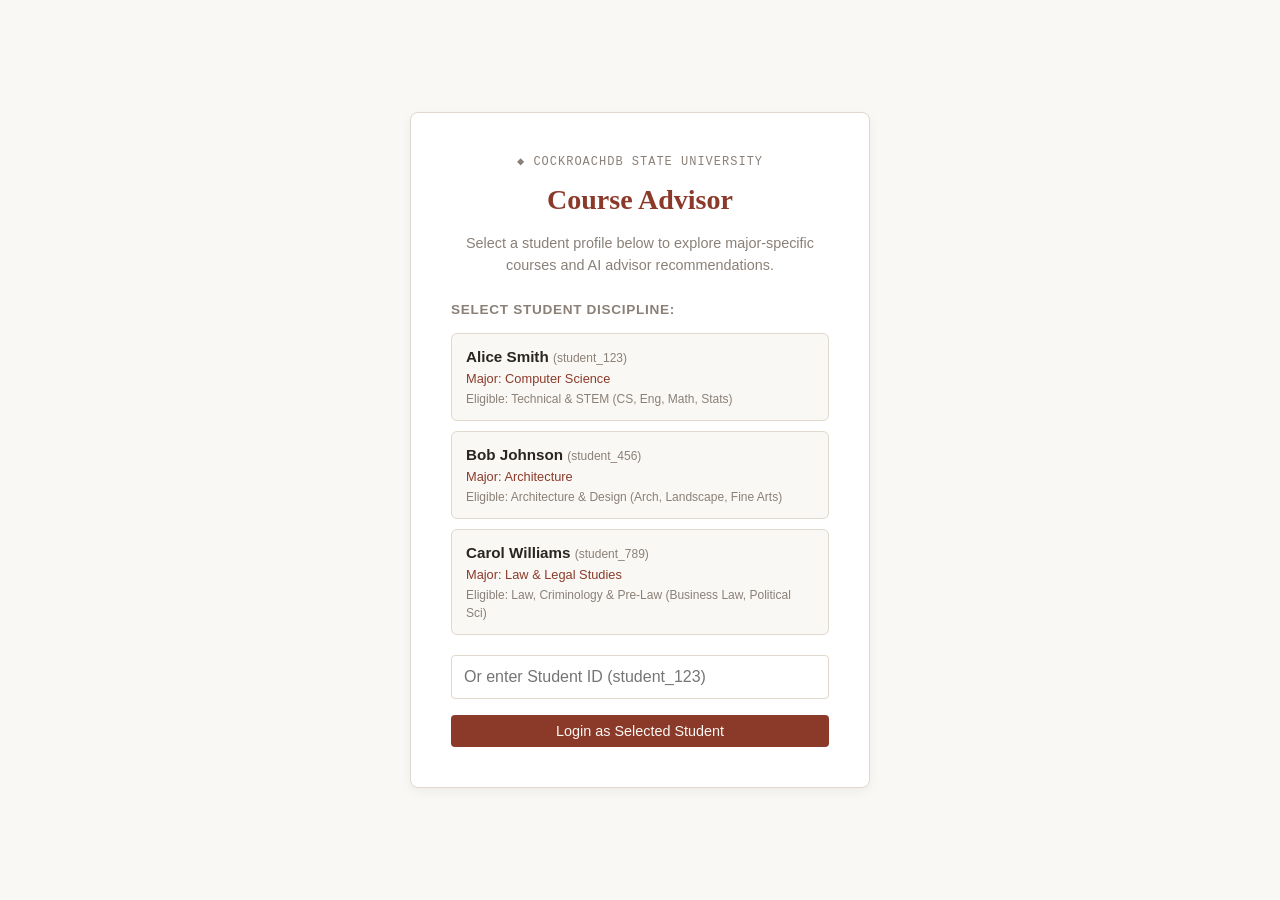
<file: templates/index.html>
<!DOCTYPE html>
<html lang="en">
<head>
    <meta charset="UTF-8">
    <meta name="viewport" content="width=device-width, initial-scale=1.0">
    <meta name="description" content="AI Course Advisor Login">
    <title>Login - AI Course Advisor</title>
    <link rel="stylesheet" href="/static/style.css?v=20260816_scroll">
    <style>
        .student-selector-title {
            font-size: 0.85rem;
            font-weight: 600;
            color: var(--muted-color);
            text-transform: uppercase;
            letter-spacing: 0.05em;
            margin: 20px 0 12px 0;
            text-align: left;
        }
        .student-cards-grid {
            display: grid;
            grid-template-columns: 1fr;
            gap: 10px;
            margin-bottom: 20px;
        }
        .student-card-option {
            border: 1px solid var(--rule-color);
            border-radius: 6px;
            padding: 12px 14px;
            background-color: var(--bg-color);
            text-align: left;
            cursor: pointer;
            transition: all 0.2s;
        }
        .student-card-option:hover {
            border-color: var(--seal-color);
            background-color: #fdfbf7;
        }
        .card-student-name {
            font-weight: 600;
            font-size: 0.95rem;
            color: var(--fg-color);
        }
        .card-student-major {
            font-size: 0.8rem;
            color: var(--seal-color);
            font-weight: 500;
        }
        .card-student-desc {
            font-size: 0.75rem;
            color: var(--muted-color);
            margin-top: 2px;
        }
    </style>
</head>
<body>
    <div class="login-container">
        <div class="login-card" style="max-width:460px;">
            <div class="login-header-mono">
                <span>◆ CockroachDB State University</span>
            </div>
            <h1 class="login-title">Course Advisor</h1>
            <p class="login-subtitle">Select a student profile below to explore major-specific courses and AI advisor recommendations.</p>
            
            <div class="student-selector-title">Select Student Discipline:</div>
            <div class="student-cards-grid">
                <div class="student-card-option" data-id="student_123">
                    <div class="card-student-name">Alice Smith <span style="font-size:0.75rem;color:var(--muted-color);font-weight:normal">(student_123)</span></div>
                    <div class="card-student-major">Major: Computer Science</div>
                    <div class="card-student-desc">Eligible: Technical & STEM (CS, Eng, Math, Stats)</div>
                </div>
                <div class="student-card-option" data-id="student_456">
                    <div class="card-student-name">Bob Johnson <span style="font-size:0.75rem;color:var(--muted-color);font-weight:normal">(student_456)</span></div>
                    <div class="card-student-major">Major: Architecture</div>
                    <div class="card-student-desc">Eligible: Architecture & Design (Arch, Landscape, Fine Arts)</div>
                </div>
                <div class="student-card-option" data-id="student_789">
                    <div class="card-student-name">Carol Williams <span style="font-size:0.75rem;color:var(--muted-color);font-weight:normal">(student_789)</span></div>
                    <div class="card-student-major">Major: Law & Legal Studies</div>
                    <div class="card-student-desc">Eligible: Law, Criminology & Pre-Law (Business Law, Political Sci)</div>
                </div>
            </div>

            <form id="loginForm" class="login-form">
                <input type="text" id="studentId" class="form-input" placeholder="Or enter Student ID (student_123)" required>
                <button type="submit" class="btn btn-primary" id="loginBtn">Login as Selected Student</button>
                <div id="errorMessage" class="error-msg hidden"></div>
            </form>
        </div>
    </div>

    <script>
        document.addEventListener('DOMContentLoaded', function() {
            var loginForm = document.getElementById('loginForm');
            var errorMessage = document.getElementById('errorMessage');
            var loginBtn = document.getElementById('loginBtn');
            var studentIdInput = document.getElementById('studentId');

            document.querySelectorAll('.student-card-option').forEach(function(card) {
                card.addEventListener('click', function() {
                    var id = this.getAttribute('data-id');
                    studentIdInput.value = id;
                    doLogin(id);
                });
            });

            loginForm.addEventListener('submit', function(e) {
                e.preventDefault();
                var studentId = studentIdInput.value.trim();
                if (!studentId) {
                    showError("Please select or enter a Student ID");
                    return;
                }
                doLogin(studentId);
            });

            function doLogin(studentId) {
                loginBtn.disabled = true;
                loginBtn.textContent = "Loading...";
                errorMessage.classList.add('hidden');

                fetch('/api/login', {
                    method: 'POST',
                    headers: { 'Content-Type': 'application/json' },
                    body: JSON.stringify({ student_id: studentId })
                })
                .then(function(response) {
                    if (!response.ok) throw new Error('Login failed');
                    return response.json();
                })
                .then(function(data) {
                    sessionStorage.setItem('student_id', studentId);
                    if(data && data.student) {
                        if(data.student.name) sessionStorage.setItem('student_name', data.student.name);
                        if(data.student.major) sessionStorage.setItem('student_major', data.student.major);
                        if(data.student.sample_prompts) sessionStorage.setItem('sample_prompts', JSON.stringify(data.student.sample_prompts));
                    }
                    if(data && data.completed_courses) {
                        sessionStorage.setItem('completed_courses', JSON.stringify(data.completed_courses));
                    }
                    if(data && data.upcoming_term) {
                        sessionStorage.setItem('upcoming_term', data.upcoming_term);
                    }
                    window.location.href = '/advisor?student_id=' + encodeURIComponent(studentId);
                })
                .catch(function(error) {
                    showError('Invalid Student ID or server error.');
                    loginBtn.disabled = false;
                    loginBtn.textContent = "Login as Selected Student";
                });
            }

            function showError(msg) {
                errorMessage.textContent = msg;
                errorMessage.classList.remove('hidden');
            }
        });
    </script>
</body>
</html>
</file>
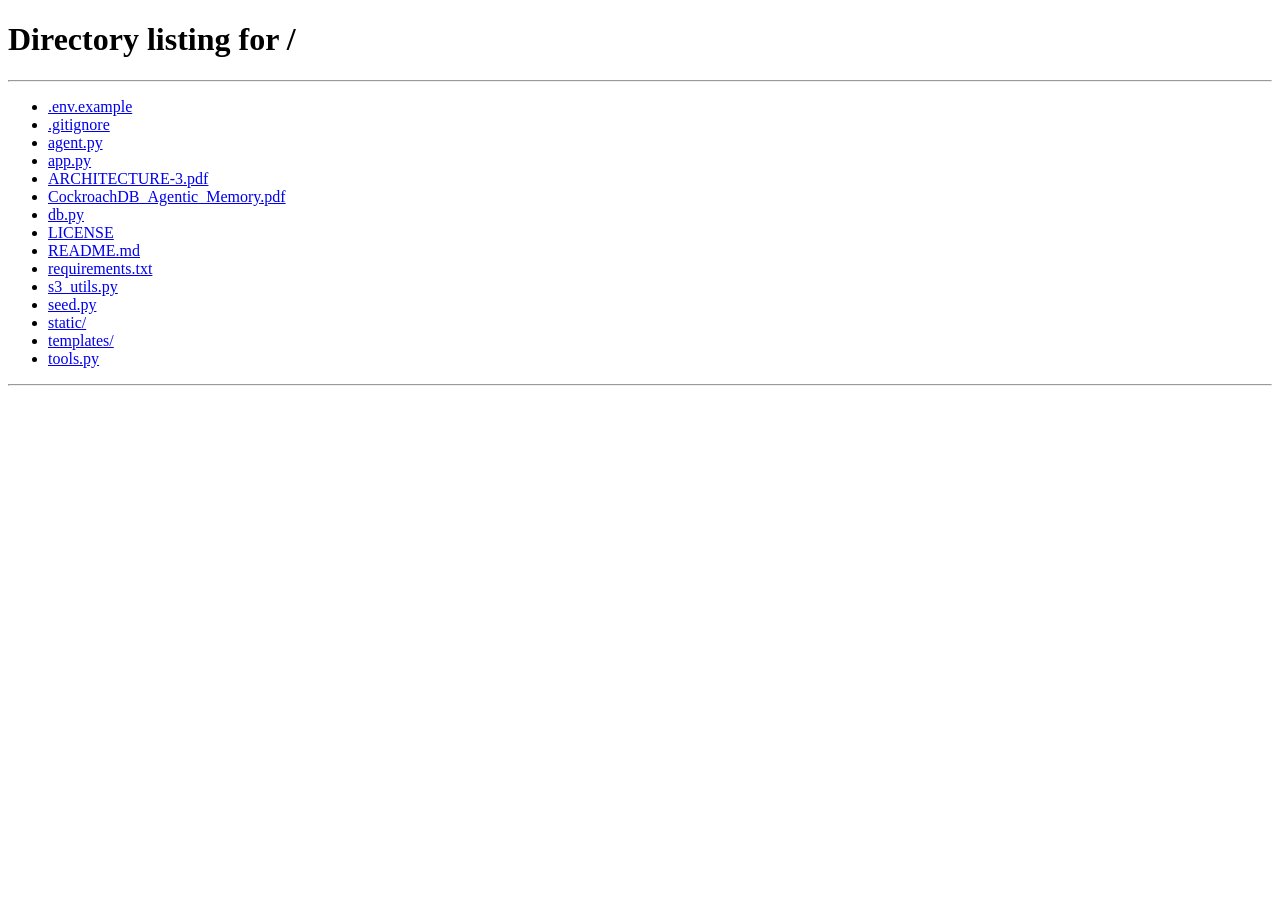
<file: templates/advisor.html>
<!DOCTYPE html>
<html lang="en">
<head>
    <meta charset="UTF-8">
    <meta name="viewport" content="width=device-width, initial-scale=1.0">
    <meta name="description" content="AI Course Advisor">
    <title>AI Course Advisor</title>
    <link rel="stylesheet" href="/static/style.css?v=20260816_scroll">
</head>
<body>
    <header class="app-header">
        <div class="header-brand">
            <span>◆</span> CockroachDB State University <span style="font-size:1rem;color:var(--muted-color);margin-left:12px">Course Catalogue 2025-26</span>
        </div>
        <div class="header-search">
            <span style="color:var(--muted-color)">⌕</span>
            <input type="text" id="searchInput" placeholder="Search courses...">
        </div>
        <div class="header-user">
            <span id="userNameDisplay">Student</span>
            <button id="logoutBtn" class="btn btn-secondary">Logout</button>
        </div>
    </header>

    <div class="mobile-nav">
        <select id="mobileDeptSelect" class="mobile-dept-select">
            <option value="">All Courses</option>
        </select>
    </div>
    
    <button id="mobileChatBtn" class="floating-chat-btn">✦</button>

    <div class="advisor-layout">
        <!-- Sidebar -->
        <aside class="dept-sidebar" id="sidebar">
            <div class="sidebar-heading">DEPARTMENTS</div>
            <button class="dept-btn active" data-dept="">
                <span class="dept-name">All Courses</span>
                <span class="dept-count" id="totalCourseCount">0</span>
            </button>
            <div id="deptList"></div>
        </aside>

        <!-- Center Panel -->
        <main class="course-panel">
            <div id="studentDashboard" class="student-dashboard" style="display:none;">
                <div class="dashboard-header">
                    <h3 id="dashboardGreeting">Welcome back!</h3>
                    <div class="upcoming-term-badge" id="upcomingTermBadge">Upcoming Term</div>
                </div>
                <div class="dashboard-content">
                    <div class="dashboard-section-title">Enrolled / Completed Courses</div>
                    <div class="enrolled-courses-list" id="enrolledCoursesList"></div>
                </div>
            </div>

            <div class="panel-header">
                <div>
                    <h2 class="panel-title" id="currentDeptTitle">All Courses</h2>
                    <div style="font-size:0.8rem;color:var(--muted-color);margin-top:4px" id="currentDeptCount">0 courses</div>
                </div>
                <div>
                    <select id="courseJumpSelect" class="btn btn-secondary" style="background:#fff">
                        <option value="">Jump to course...</option>
                    </select>
                    <button id="clearFilterBtn" class="btn btn-secondary hidden">Clear Filter</button>
                </div>
            </div>
            <div class="course-list" id="courseList">
                <div style="padding:24px;text-align:center;color:var(--muted-color)">Loading courses...</div>
            </div>
        </main>

        <!-- Right Panel -->
        <aside class="chat-panel" id="chatPanel">
            <button id="closeChatBtn" class="mobile-overlay">✕</button>
            <div class="chat-header">
                <div class="chat-title"><span>✦</span> Academic Advisor</div>
                <div class="chat-subtitle">Ask about courses, careers, or GPA goals.</div>
            </div>
            <div class="chat-messages" id="chatMessages">
                <div class="suggestion-chips" id="suggestionChips">
                    <button class="suggestion-chip">Which courses suit someone interested in AI/ML?</button>
                    <button class="suggestion-chip">What courses help for a software engineering career?</button>
                    <button class="suggestion-chip">What are high-GPA courses to boost my grades?</button>
                </div>
            </div>
            <div class="chat-input-area">
                <input type="text" id="chatInput" class="chat-input" placeholder="Type a message...">
                <button id="sendBtn" class="btn btn-primary">↵</button>
            </div>
        </aside>
    </div>

    <script>
        function escapeHtml(unsafe) {
            return (unsafe || '').toString()
                .replace(/&/g, "&amp;")
                .replace(/</g, "&lt;")
                .replace(/>/g, "&gt;")
                .replace(/"/g, "&quot;")
                .replace(/'/g, "&#039;");
        }

        function generateUUID() {
            var d = new Date().getTime();
            if(typeof performance !== 'undefined' && typeof performance.now === 'function'){
                d += performance.now(); 
            }
            return 'xxxxxxxx-xxxx-4xxx-yxxx-xxxxxxxxxxxx'.replace(/[xy]/g, function(c) {
                var r = (d + Math.random()*16)%16 | 0;
                d = Math.floor(d/16);
                return (c === 'x' ? r : (r&0x3|0x8)).toString(16);
            });
        }

        document.addEventListener('DOMContentLoaded', function() {
            console.log('[advisor] DOMContentLoaded fired');

            var studentId = sessionStorage.getItem('student_id');
            if (!studentId) {
                window.location.href = '/';
                return;
            }

            // Init student dashboard
            var studentName = sessionStorage.getItem('student_name') || 'Student';
            var upcomingTerm = sessionStorage.getItem('upcoming_term') || 'Spring 2026';
            var completedCoursesJson = sessionStorage.getItem('completed_courses');
            
            document.getElementById('dashboardGreeting').textContent = 'Welcome back, ' + studentName + '!';
            document.getElementById('upcomingTermBadge').textContent = 'Registering for: ' + upcomingTerm;
            document.getElementById('currentDeptTitle').textContent = 'Available Courses for ' + upcomingTerm;
            
            var pastCompletedMap = new Map(); // course_id -> semester/grade
            var springEnrolledIdsSet = new Set();
            var allowedDeptsSet = new Set();

            function updateEnrolledState(completedList) {
                pastCompletedMap.clear();
                springEnrolledIdsSet.clear();
                var listEl = document.getElementById('enrolledCoursesList');
                if (listEl) listEl.innerHTML = '';
                
                if (completedList && Array.isArray(completedList) && completedList.length > 0) {
                    completedList.forEach(function(c) {
                        var cid = (c.id || c.course_id || '').trim();
                        var sem = c.semester || 'Fall 2025';
                        var grade = c.grade || '';

                        if (sem.indexOf('Fall') !== -1 || (grade && grade !== 'Enrolled')) {
                            pastCompletedMap.set(cid, { semester: sem, grade: grade });
                        } else {
                            springEnrolledIdsSet.add(cid);
                        }
                        
                        if (listEl) {
                            var pill = document.createElement('span');
                            pill.className = 'course-pill';
                            var isPast = pastCompletedMap.has(cid);
                            var termText = sem ? (' (' + sem + ')') : '';
                            var gradeText = grade ? (' [' + grade + ']') : '';
                            pill.textContent = (cid || 'Course') + gradeText + termText + (isPast ? ' 🔒' : '');
                            
                            if (!isPast) {
                                var dropBtn = document.createElement('button');
                                dropBtn.style.cssText = 'background:none;border:none;color:#8b2a2a;margin-left:6px;cursor:pointer;font-weight:bold;font-size:0.75rem;';
                                dropBtn.textContent = '✕ Drop';
                                dropBtn.addEventListener('click', function(e) {
                                    e.stopPropagation();
                                    dropCourse(cid, dropBtn);
                                });
                                pill.appendChild(dropBtn);
                            }
                            
                            listEl.appendChild(pill);
                        }
                    });
                    var dash = document.getElementById('studentDashboard');
                    if (dash) dash.style.display = 'block';
                } else if (listEl) {
                    listEl.innerHTML = '<span style="color:var(--muted-color);font-size:0.85rem">No courses enrolled yet.</span>';
                    var dash = document.getElementById('studentDashboard');
                    if (dash) dash.style.display = 'block';
                }
                sessionStorage.setItem('completed_courses', JSON.stringify(completedList || []));
            }

            if (completedCoursesJson) {
                try {
                    var completed = JSON.parse(completedCoursesJson);
                    updateEnrolledState(completed);
                } catch(e) { console.error('Error parsing completed courses', e); }
            }

            fetch('/api/student/' + encodeURIComponent(studentId))
            .then(function(res){ return res.json(); })
            .then(function(data){
                if (data && data.student) {
                    if (data.student.allowed_departments && Array.isArray(data.student.allowed_departments)) {
                        allowedDeptsSet.clear();
                        data.student.allowed_departments.forEach(function(d) { allowedDeptsSet.add(d); });
                    }
                }
                if (data && data.completed_courses) {
                    updateEnrolledState(data.completed_courses);
                }
                if (allCoursesData.length > 0) renderCourseList(allCoursesData);
            }).catch(function(e){ console.error(e); });

            function enrollCourse(courseId, btnEl) {
                if (btnEl) { btnEl.disabled = true; btnEl.textContent = 'Enrolling...'; }
                fetch('/api/enroll', {
                    method: 'POST',
                    headers: { 'Content-Type': 'application/json' },
                    body: JSON.stringify({
                        student_id: studentId,
                        course_id: courseId,
                        semester: upcomingTerm
                    })
                })
                .then(function(res) { 
                    if (!res.ok) {
                        return res.json().then(function(errData) { throw new Error(errData.error || 'Enrollment error'); });
                    }
                    return res.json(); 
                })
                .then(function(data) {
                    if (data.success) {
                        updateEnrolledState(data.completed_courses);
                        renderCourseList(allCoursesData);
                    } else {
                        alert(data.error || 'Failed to enroll');
                    }
                })
                .catch(function(err) {
                    console.error('Enroll error:', err);
                    alert(err.message || 'Error enrolling in course');
                })
                .finally(function() {
                    if (btnEl) btnEl.disabled = false;
                });
            }

            function dropCourse(courseId, btnEl) {
                if (!confirm('Are you sure you want to drop ' + courseId + '?')) {
                    if (btnEl) btnEl.disabled = false;
                    return;
                }
                if (btnEl) { btnEl.disabled = true; btnEl.textContent = 'Dropping...'; }
                fetch('/api/drop', {
                    method: 'POST',
                    headers: { 'Content-Type': 'application/json' },
                    body: JSON.stringify({
                        student_id: studentId,
                        course_id: courseId
                    })
                })
                .then(function(res) { 
                    if (!res.ok) {
                        return res.json().then(function(errData) { throw new Error(errData.error || 'Drop error'); });
                    }
                    return res.json(); 
                })
                .then(function(data) {
                    if (data.success) {
                        updateEnrolledState(data.completed_courses);
                        renderCourseList(allCoursesData);
                    } else {
                        alert(data.error || 'Failed to drop course');
                    }
                })
                .catch(function(err) {
                    console.error('Drop error:', err);
                    alert(err.message || 'Error dropping course');
                })
                .finally(function() {
                    if (btnEl) btnEl.disabled = false;
                });
            }

            // Display Student Name & Major
            var studentMajor = sessionStorage.getItem('student_major') || '';
            var userDisplayStr = studentName + (studentMajor ? ' • Major: ' + studentMajor : '');
            document.getElementById('userNameDisplay').textContent = userDisplayStr;
            
            // Set discipline-specific suggestion chips if available
            var samplePromptsJson = sessionStorage.getItem('sample_prompts');
            if (samplePromptsJson) {
                try {
                    var prompts = JSON.parse(samplePromptsJson);
                    if (prompts && prompts.length > 0) {
                        var chipBtns = document.querySelectorAll('.suggestion-chip');
                        prompts.forEach(function(pText, idx) {
                            if (chipBtns[idx]) chipBtns[idx].textContent = pText;
                        });
                    }
                } catch(e) {}
            }

            var sessionId = generateUUID();

            document.getElementById('logoutBtn').addEventListener('click', function() {
                sessionStorage.clear();
                window.location.href = '/';
            });

            var activeDept = '';
            var allCoursesData = [];

            function loadDepartments() {
                console.log('[advisor] Loading full departments catalog...');
                fetch('/api/departments')
                .then(function(res) { return res.json(); })
                .then(function(data) {
                    console.log('[advisor] Departments loaded:', (data || []).length);
                    var deptList = document.getElementById('deptList');
                    var mobileSelect = document.getElementById('mobileDeptSelect');
                    deptList.innerHTML = '';
                    
                    var depts = data || [];
                    
                    depts.forEach(function(d) {
                        var btn = document.createElement('button');
                        btn.className = 'dept-btn';
                        btn.setAttribute('data-dept', d.prefix);
                        btn.innerHTML = '<span class="dept-prefix">' + escapeHtml(d.prefix) + '</span>' +
                                        '<span class="dept-name">' + escapeHtml(d.name) + '</span>';
                        
                        btn.addEventListener('click', function() {
                            setActiveDept(d.prefix, d.name);
                        });
                        deptList.appendChild(btn);

                        var opt = document.createElement('option');
                        opt.value = d.prefix;
                        opt.textContent = d.prefix + ' - ' + d.name;
                        mobileSelect.appendChild(opt);
                    });
                })
                .catch(function(e) { console.error('Error loading depts', e); });
            }

            function setActiveDept(prefix, name) {
                activeDept = prefix || '';
                
                var btns = document.querySelectorAll('.dept-btn');
                btns.forEach(function(b) {
                    b.classList.remove('active');
                    if (b.getAttribute('data-dept') === activeDept) {
                        b.classList.add('active');
                    }
                });

                document.getElementById('mobileDeptSelect').value = activeDept;
                
                var defaultTitle = 'Available Courses for ' + upcomingTerm;
                document.getElementById('currentDeptTitle').textContent = activeDept ? escapeHtml(name) : defaultTitle;
                
                var clearBtn = document.getElementById('clearFilterBtn');
                if (activeDept) {
                    clearBtn.classList.remove('hidden');
                } else {
                    clearBtn.classList.add('hidden');
                }

                loadCourses(activeDept);
            }

            document.querySelector('.dept-btn[data-dept=""]').addEventListener('click', function() {
                setActiveDept('', 'All Courses');
            });

            document.getElementById('mobileDeptSelect').addEventListener('change', function(e) {
                var prefix = e.target.value;
                var name = e.target.options[e.target.selectedIndex].text.split(' - ')[1] || 'All Courses';
                setActiveDept(prefix, name);
            });

            document.getElementById('clearFilterBtn').addEventListener('click', function() {
                setActiveDept('', 'All Courses');
            });

            function loadCourses(dept) {
                var url = '/api/courses';
                if (dept) url += '?dept=' + encodeURIComponent(dept);
                
                console.log('[advisor] Loading full catalog courses from:', url);
                document.getElementById('courseList').innerHTML = '<div style="padding:24px;text-align:center;color:var(--muted-color)">Loading full course catalog...</div>';
                
                fetch(url)
                .then(function(res) { return res.json(); })
                .then(function(data) {
                    allCoursesData = data || [];
                    console.log('[advisor] Full catalog courses loaded:', allCoursesData.length);
                    document.getElementById('currentDeptCount').textContent = allCoursesData.length + ' courses';
                    
                    if (!dept) {
                        document.getElementById('totalCourseCount').textContent = allCoursesData.length;
                    }
                    
                    renderCourseList(allCoursesData);
                    populateCourseJump(allCoursesData);
                })
                .catch(function(e) {
                    console.error('Error loading courses', e);
                    document.getElementById('courseList').innerHTML = '<div style="padding:24px;text-align:center;color:#aa0000">Error loading courses: ' + escapeHtml(e.message) + '</div>';
                });
            }

            function renderCourseList(courses) {
                var container = document.getElementById('courseList');
                container.innerHTML = '';
                
                if (!courses || courses.length === 0) {
                    container.innerHTML = '<div style="padding:24px;text-align:center;color:var(--muted-color)">No courses found.</div>';
                    return;
                }

                courses.forEach(function(c) {
                    var row = document.createElement('div');
                    row.className = 'course-row';
                    row.id = 'course-' + (c.id || '').replace(/\s+/g, '-');
                    
                    var credits = c.min_credits || c.credits || '?';
                    var courseIdTrim = (c.id || '').trim();
                    
                    var isPastCompleted = pastCompletedMap.has(courseIdTrim);
                    var isSpringEnrolled = springEnrolledIdsSet.has(courseIdTrim);
                    
                    var deptPrefix = (c.department_prefix || (c.id || '').split(' ')[0]).trim();
                    var isAllowed = allowedDeptsSet.size === 0 || allowedDeptsSet.has(deptPrefix);

                    var badgeHtml = '';
                    var buttonHtml = '';

                    if (isPastCompleted) {
                        var pastInfo = pastCompletedMap.get(courseIdTrim);
                        var semText = pastInfo && pastInfo.semester ? pastInfo.semester : 'Past Term';
                        badgeHtml = '<span class="badge-completed">✓ Completed (' + escapeHtml(semText) + ')</span>';
                        buttonHtml = '<button class="btn-completed" data-id="' + escapeHtml(c.id) + '" title="Past completed course — cannot be dropped">✓ Completed</button>';
                    } else if (isSpringEnrolled) {
                        badgeHtml = '<span class="badge-enrolled">✓ Enrolled (Spring 2026)</span>';
                        buttonHtml = '<button class="btn-drop" data-id="' + escapeHtml(c.id) + '">Drop</button>';
                    } else if (isAllowed) {
                        buttonHtml = '<button class="btn-enroll" data-id="' + escapeHtml(c.id) + '">+ Enroll</button>';
                    } else {
                        badgeHtml = '<span class="badge-restricted">🔒 Major Restricted</span>';
                        buttonHtml = '<button class="btn-restricted" data-id="' + escapeHtml(c.id) + '" title="Restricted to major discipline">🔒 Locked</button>';
                    }

                    row.innerHTML = '<div class="course-header-row">' +
                                    '<div class="course-info-col">' +
                                    '<div class="course-meta">' +
                                    '<span class="course-code">' + escapeHtml(c.id) + '</span>' +
                                    '<span class="course-credits">' + escapeHtml(String(credits)) + ' cr</span>' +
                                    badgeHtml +
                                    '</div>' +
                                    '<div class="course-title">' + escapeHtml(c.title) + '</div>' +
                                    '<div class="course-desc">' + escapeHtml(c.description || '') + '</div>' +
                                    '</div>' +
                                    '<div class="course-action-col">' +
                                    buttonHtml +
                                    '</div>' +
                                    '</div>';

                    var actionBtn = row.querySelector('.btn-enroll, .btn-drop, .btn-completed, .btn-restricted');
                    if (actionBtn) {
                        actionBtn.addEventListener('click', function(e) {
                            e.stopPropagation();
                            if (isPastCompleted) {
                                var pastInfo = pastCompletedMap.get(courseIdTrim);
                                alert('Cannot drop ' + c.id + ': Courses completed in ' + (pastInfo.semester || 'past semesters') + ' are part of your permanent academic record and cannot be dropped.');
                            } else if (isSpringEnrolled) {
                                dropCourse(c.id, actionBtn);
                            } else if (isAllowed) {
                                enrollCourse(c.id, actionBtn);
                            } else {
                                alert('Permission Denied: ' + c.id + ' (' + deptPrefix + ') is restricted for ' + (studentMajor || 'your major') + ' students. You only have enrollment permissions for your major discipline departments.');
                            }
                        });
                    }
                    
                    container.appendChild(row);
                });
            }

            function populateCourseJump(courses) {
                var select = document.getElementById('courseJumpSelect');
                select.innerHTML = '<option value="">Jump to course...</option>';
                courses.forEach(function(c) {
                    var opt = document.createElement('option');
                    opt.value = c.id || '';
                    opt.textContent = (c.id || '') + ' - ' + (c.title || '');
                    select.appendChild(opt);
                });
            }

            document.getElementById('courseJumpSelect').addEventListener('change', function(e) {
                var val = e.target.value;
                if(val) {
                    var targetId = 'course-' + val.replace(/\s+/g, '-');
                    var el = document.getElementById(targetId);
                    if(el) {
                        el.scrollIntoView({behavior: 'smooth', block: 'center'});
                        el.style.backgroundColor = '#f0ebe0';
                        setTimeout(function(){ el.style.backgroundColor = ''; }, 2000);
                    }
                }
            });

            document.getElementById('searchInput').addEventListener('input', function(e) {
                var q = e.target.value.toLowerCase();
                var filtered = allCoursesData.filter(function(c) {
                    return (c.id || '').toLowerCase().indexOf(q) !== -1 || (c.title || '').toLowerCase().indexOf(q) !== -1;
                });
                renderCourseList(filtered);
            });

            /* ═══════════════════════════════════════════════════════
               CHAT LOGIC — completely rewritten for reliability
               ═══════════════════════════════════════════════════════ */
            var chatInput = document.getElementById('chatInput');
            var sendBtn = document.getElementById('sendBtn');
            var chatMessages = document.getElementById('chatMessages');
            var suggestionChips = document.getElementById('suggestionChips');
            var isSending = false;

            function appendMessage(text, role, recommendations) {
                console.log('[chat] appendMessage called, role:', role, 'text length:', (text||'').length, 'recs:', (recommendations||[]).length);

                // Hide suggestion chips on first message
                if (suggestionChips) {
                    suggestionChips.style.display = 'none';
                }

                var msgDiv = document.createElement('div');
                msgDiv.className = 'chat-msg ' + role;
                
                if (text) {
                    var textDiv = document.createElement('div');
                    textDiv.innerHTML = escapeHtml(text).replace(/\n/g, '<br>');
                    msgDiv.appendChild(textDiv);
                }

                if (recommendations && Array.isArray(recommendations) && recommendations.length > 0) {
                    recommendations.forEach(function(rec) {
                        try {
                            var card = document.createElement('div');
                            card.className = 'rec-card';
                            
                            var tagsHtml = '';
                            if (rec.tags) {
                                var tagsArray = Array.isArray(rec.tags) ? rec.tags : [String(rec.tags)];
                                tagsArray.forEach(function(t) {
                                    tagsHtml += '<span class="tag">' + escapeHtml(String(t)) + '</span>';
                                });
                            }

                            card.innerHTML = '<div class="rec-header">' +
                                             '<span class="rec-code">' + escapeHtml(String(rec.course_code || '')) + '</span>' +
                                             '<span class="course-credits">' + escapeHtml(String(rec.credits || '')) + ' cr</span>' +
                                             '</div>' +
                                             '<div class="rec-title">' + escapeHtml(String(rec.title || '')) + '</div>' +
                                             (rec.avg_grade ? '<div class="rec-grade">Avg Grade: ' + escapeHtml(String(rec.avg_grade)) + '</div>' : '') +
                                             '<div class="rec-fit">' +
                                             '<div class="fit-label"><span>Fit Score</span><span>' + escapeHtml(String(rec.fit || 0)) + '%</span></div>' +
                                             '<div class="fit-bar-bg"><div class="fit-bar-fill" style="width:' + parseInt(rec.fit || 0) + '%"></div></div>' +
                                             '</div>' +
                                             '<div class="rec-desc">' + escapeHtml(String(rec.explanation || '')) + '</div>' +
                                             (rec.benefits ? '<div class="rec-benefits"><strong>Benefits:</strong> ' + escapeHtml(String(rec.benefits)) + '</div>' : '') +
                                             '<div class="rec-tags">' + tagsHtml + '</div>';
                            
                            msgDiv.appendChild(card);
                        } catch (err) {
                            console.error('[chat] Error rendering recommendation card:', err);
                        }
                    });
                }
                
                chatMessages.appendChild(msgDiv);
                chatMessages.scrollTop = chatMessages.scrollHeight;
            }

            function sendMessage(text) {
                if (!text || !text.trim() || isSending) return;
                isSending = true;
                
                console.log('[chat] Sending message:', text.substring(0, 50));
                
                // Show user message
                appendMessage(text, 'user');
                chatInput.value = '';
                
                // Show thinking indicator
                var shimmer = document.createElement('div');
                shimmer.className = 'chat-msg assistant';
                shimmer.id = 'chatShimmer';
                shimmer.innerHTML = '<div style="display:flex;align-items:center;gap:8px"><span class="thinking-dot">●</span> Thinking...</div>';
                chatMessages.appendChild(shimmer);
                chatMessages.scrollTop = chatMessages.scrollHeight;

                fetch('/api/chat', {
                    method: 'POST',
                    headers: { 'Content-Type': 'application/json' },
                    body: JSON.stringify({
                        message: text,
                        student_id: studentId,
                        session_id: sessionId
                    })
                })
                .then(function(res) { 
                    console.log('[chat] Response status:', res.status);
                    if (!res.ok) {
                        return res.text().then(function(t) { throw new Error('Server error ' + res.status + ': ' + t); });
                    }
                    return res.json(); 
                })
                .then(function(data) {
                    console.log('[chat] Response data keys:', Object.keys(data));
                    
                    // Remove shimmer
                    var s = document.getElementById('chatShimmer');
                    if (s) s.remove();
                    
                    var rec = data.recommendation || data || {};
                    var msgText = rec.agent_answer || rec.error || 'Here are your recommendations.';
                    var recs = rec.recommendations || [];
                    
                    console.log('[chat] Agent answer length:', msgText.length, 'Recommendations:', recs.length);
                    appendMessage(msgText, 'assistant', recs);
                    
                    if (data.s3_path) {
                        var footer = document.createElement('div');
                        footer.style.cssText = 'font-size:0.75rem;color:var(--muted-color);padding:4px 16px;';
                        footer.textContent = '📋 Report saved';
                        chatMessages.appendChild(footer);
                    }
                    
                    isSending = false;
                })
                .catch(function(e) {
                    console.error('[chat] Error:', e);
                    var s = document.getElementById('chatShimmer');
                    if (s) s.remove();
                    appendMessage('Sorry, an error occurred: ' + e.message, 'assistant');
                    isSending = false;
                });
            }

            // Send button click
            sendBtn.addEventListener('click', function(e) {
                e.preventDefault();
                e.stopPropagation();
                sendMessage(chatInput.value);
            });

            // Enter key
            chatInput.addEventListener('keydown', function(e) {
                if (e.key === 'Enter') {
                    e.preventDefault();
                    e.stopPropagation();
                    sendMessage(chatInput.value);
                }
            });

            // Suggestion chips
            var chips = document.querySelectorAll('.suggestion-chip');
            console.log('[advisor] Found', chips.length, 'suggestion chips');
            chips.forEach(function(chip) {
                chip.addEventListener('click', function(e) {
                    e.preventDefault();
                    e.stopPropagation();
                    var chipText = (this.textContent || this.innerText || '').trim();
                    console.log('[chat] Chip clicked:', chipText);
                    sendMessage(chipText);
                });
            });

            // Chat header click focuses input
            document.querySelector('.chat-header').addEventListener('click', function() {
                chatInput.focus();
            });

            /* Mobile Chat Toggle */
            var chatPanel = document.getElementById('chatPanel');
            document.getElementById('mobileChatBtn').addEventListener('click', function() {
                chatPanel.classList.add('mobile-active');
            });
            document.getElementById('closeChatBtn').addEventListener('click', function() {
                chatPanel.classList.remove('mobile-active');
            });

            // Initial load
            console.log('[advisor] Starting initial data load...');
            loadDepartments();
            loadCourses('');
        });
    </script>
</body>
</html>
</file>
<file: static/style.css>
/* CSS Variables */
:root {
    --bg-color: #faf8f4;
    --fg-color: #2a2520;
    --muted-color: #8a8078;
    --seal-color: #8b3a2a;
    --seal-fg: #faf8f4;
    --rule-color: #e0d8cc;
    --card-bg: #ffffff;
    --font-serif: Georgia, 'Times New Roman', serif;
    --font-sans: -apple-system, BlinkMacSystemFont, 'Segoe UI', sans-serif;
    --font-mono: 'Courier New', monospace;
}

/* Reset */
* {
    box-sizing: border-box;
    margin: 0;
    padding: 0;
}

body {
    font-family: var(--font-sans);
    background-color: var(--bg-color);
    color: var(--fg-color);
    line-height: 1.5;
    margin: 0;
}

.hidden {
    display: none !important;
}

/* Scrollbar */
::-webkit-scrollbar {
    width: 8px;
}
::-webkit-scrollbar-track {
    background: transparent;
}
::-webkit-scrollbar-thumb {
    background: var(--rule-color);
    border-radius: 4px;
}
::-webkit-scrollbar-thumb:hover {
    background: var(--muted-color);
}

/* Header */
.app-header {
    display: flex;
    justify-content: space-between;
    align-items: center;
    padding: 16px 24px;
    background-color: var(--card-bg);
    border-bottom: 1px solid var(--rule-color);
}
.header-brand {
    font-family: var(--font-serif);
    font-size: 1.25rem;
    font-weight: 600;
    color: var(--seal-color);
    display: flex;
    align-items: center;
    gap: 8px;
}
.header-search {
    display: flex;
    align-items: center;
    background-color: var(--bg-color);
    border: 1px solid var(--rule-color);
    border-radius: 4px;
    padding: 4px 12px;
}
.header-search input {
    border: none;
    background: transparent;
    padding: 4px;
    font-family: var(--font-sans);
    outline: none;
    width: 250px;
}
.header-user {
    display: flex;
    align-items: center;
    gap: 16px;
    font-size: 0.9rem;
}

/* Buttons */
.btn {
    padding: 8px 16px;
    border-radius: 4px;
    font-family: var(--font-sans);
    font-size: 0.9rem;
    cursor: pointer;
    border: none;
    outline: none;
    transition: all 0.2s;
}
.btn-primary {
    background-color: var(--seal-color);
    color: var(--seal-fg);
}
.btn-primary:hover {
    opacity: 0.9;
}
.btn-secondary {
    background-color: transparent;
    border: 1px solid var(--rule-color);
    color: var(--fg-color);
}
.btn-secondary:hover {
    background-color: var(--bg-color);
}

/* Login Page */
.login-container {
    height: 100vh;
    display: flex;
    align-items: center;
    justify-content: center;
}
.login-card {
    background-color: var(--card-bg);
    padding: 40px;
    border-radius: 8px;
    box-shadow: 0 4px 12px rgba(0,0,0,0.05);
    border: 1px solid var(--rule-color);
    width: 100%;
    max-width: 400px;
    text-align: center;
}
.login-header-mono {
    font-family: var(--font-mono);
    font-size: 0.75rem;
    text-transform: uppercase;
    letter-spacing: 1px;
    color: var(--muted-color);
    margin-bottom: 8px;
}
.login-title {
    font-family: var(--font-serif);
    font-size: 1.75rem;
    color: var(--seal-color);
    margin-bottom: 12px;
}
.login-subtitle {
    font-size: 0.9rem;
    color: var(--muted-color);
    margin-bottom: 24px;
}
.login-form {
    display: flex;
    flex-direction: column;
    gap: 16px;
}
.form-input {
    padding: 12px;
    border: 1px solid var(--rule-color);
    border-radius: 4px;
    font-family: var(--font-sans);
    font-size: 1rem;
    width: 100%;
}
.error-msg {
    color: var(--seal-color);
    font-size: 0.85rem;
    margin-top: 8px;
}

/* Advisor Layout */
.advisor-layout {
    display: grid;
    grid-template-columns: 240px minmax(0, 1fr) 380px;
    height: calc(100vh - 65px);
    overflow: hidden;
}

/* Sidebar */
.dept-sidebar {
    background-color: var(--bg-color);
    border-right: 1px solid var(--rule-color);
    padding: 16px 0;
    overflow-y: auto;
    display: flex;
    flex-direction: column;
}
.sidebar-heading {
    font-family: var(--font-mono);
    font-size: 0.75rem;
    color: var(--muted-color);
    padding: 0 16px;
    margin-bottom: 12px;
    letter-spacing: 1px;
}
.dept-btn {
    display: flex;
    justify-content: space-between;
    align-items: center;
    padding: 10px 16px;
    border: none;
    background: transparent;
    text-align: left;
    cursor: pointer;
    font-size: 0.9rem;
    color: var(--fg-color);
    border-left: 2px solid transparent;
}
.dept-btn:hover {
    background-color: var(--rule-color);
}
.dept-btn.active {
    border-left-color: var(--seal-color);
    background-color: var(--card-bg);
    font-weight: 600;
}
.dept-prefix {
    font-family: var(--font-mono);
    margin-right: 8px;
}
.dept-count {
    font-size: 0.75rem;
    color: var(--muted-color);
    background-color: var(--rule-color);
    padding: 2px 6px;
    border-radius: 12px;
}

/* Course Panel */
.course-panel {
    background-color: var(--card-bg);
    display: flex;
    flex-direction: column;
    min-height: 0;
    height: 100%;
}
.panel-header {
    padding: 16px 24px;
    border-bottom: 1px solid var(--rule-color);
    display: flex;
    justify-content: space-between;
    align-items: center;
    background-color: var(--bg-color);
    flex-shrink: 0;
}
.panel-title {
    font-family: var(--font-serif);
    font-size: 1.25rem;
    color: var(--seal-color);
}
.course-list {
    flex: 1;
    overflow-y: scroll;
    padding: 0;
    min-height: 0;
    -webkit-overflow-scrolling: touch;
}
.course-row {
    padding: 20px 24px;
    border-bottom: 1px solid var(--rule-color);
    transition: background-color 0.2s;
}
.course-row:hover {
    background-color: #fdfbf7;
}
.course-header-row {
    display: flex;
    justify-content: space-between;
    align-items: flex-start;
    gap: 16px;
}
.course-info-col {
    flex: 1;
}
.course-action-col {
    display: flex;
    flex-direction: column;
    align-items: flex-end;
    gap: 8px;
    flex-shrink: 0;
}
.course-meta {
    display: flex;
    align-items: center;
    gap: 12px;
    margin-bottom: 4px;
}
.course-code {
    font-family: var(--font-mono);
    color: var(--seal-color);
    font-weight: bold;
}
.course-credits {
    font-family: var(--font-mono);
    font-size: 0.8rem;
    color: var(--muted-color);
}
.course-title {
    font-family: var(--font-serif);
    font-size: 1.1rem;
    font-weight: 600;
    margin-bottom: 8px;
}
.course-desc {
    font-size: 0.9rem;
    color: var(--muted-color);
    display: -webkit-box;
    -webkit-line-clamp: 2;
    -webkit-box-orient: vertical;
    overflow: hidden;
}
.btn-enroll {
    background-color: var(--seal-color);
    color: var(--seal-fg);
    border: none;
    padding: 6px 16px;
    border-radius: 4px;
    font-size: 0.85rem;
    font-weight: 600;
    cursor: pointer;
    transition: opacity 0.2s;
}
.btn-enroll:hover {
    opacity: 0.9;
}
.btn-drop {
    background-color: transparent;
    color: #8b2a2a;
    border: 1px solid #8b2a2a;
    padding: 6px 16px;
    border-radius: 4px;
    font-size: 0.85rem;
    font-weight: 600;
    cursor: pointer;
    transition: background-color 0.2s;
}
.btn-drop:hover {
    background-color: #fdf2f2;
}
.badge-enrolled {
    background-color: #2e7d32;
    color: #ffffff;
    font-size: 0.75rem;
    font-weight: 600;
    padding: 3px 8px;
    border-radius: 12px;
    display: inline-block;
}
.badge-completed {
    background-color: #1b5e20;
    color: #ffffff;
    font-size: 0.75rem;
    font-weight: 600;
    padding: 3px 8px;
    border-radius: 12px;
    display: inline-block;
}
.btn-completed {
    background-color: #e8f5e9;
    color: #2e7d32;
    border: 1px solid #a5d6a7;
    padding: 6px 14px;
    border-radius: 4px;
    font-size: 0.85rem;
    font-weight: 600;
    cursor: not-allowed;
    opacity: 0.9;
}
.badge-restricted {
    background-color: #f5f0eb;
    color: #7a6e65;
    border: 1px solid #d4c8bc;
    font-size: 0.75rem;
    font-weight: 500;
    padding: 2px 8px;
    border-radius: 12px;
    display: inline-block;
}
.btn-restricted {
    background-color: var(--rule-color);
    color: var(--muted-color);
    border: 1px solid var(--rule-color);
    padding: 6px 14px;
    border-radius: 4px;
    font-size: 0.85rem;
    font-weight: 500;
    cursor: not-allowed;
    opacity: 0.85;
}

/* Chat Panel */
.chat-panel {
    background-color: var(--bg-color);
    border-left: 1px solid var(--rule-color);
    display: flex;
    flex-direction: column;
    min-height: 0; /* Critical for flex/grid containment */
}
.chat-header {
    padding: 16px 20px;
    border-bottom: 1px solid var(--rule-color);
    background-color: var(--card-bg);
    cursor: pointer;
    transition: background-color 0.2s;
    flex-shrink: 0;
}
.chat-header:hover {
    background-color: var(--bg-color);
}
.chat-title {
    font-family: var(--font-serif);
    font-size: 1.1rem;
    color: var(--seal-color);
    display: flex;
    align-items: center;
    gap: 8px;
}
.chat-subtitle {
    font-size: 0.8rem;
    color: var(--muted-color);
    margin-top: 4px;
}
.chat-messages {
    flex: 1;
    overflow-y: auto;
    padding: 20px;
    display: flex;
    flex-direction: column;
    gap: 16px;
    min-height: 0; /* Critical for flex overflow */
}
.chat-msg {
    max-width: 85%;
    padding: 12px 16px;
    border-radius: 8px;
    font-size: 0.9rem;
    line-height: 1.4;
}
.chat-msg.user {
    align-self: flex-end;
    background-color: var(--seal-color);
    color: var(--seal-fg);
    border-bottom-right-radius: 2px;
}
.chat-msg.assistant {
    align-self: flex-start;
    background-color: var(--card-bg);
    border: 1px solid var(--rule-color);
    border-bottom-left-radius: 2px;
}
.suggestion-chips {
    display: flex;
    flex-direction: column;
    gap: 8px;
    margin-top: auto;
    padding: 0 4px; /* Ensure borders aren't clipped */
}
.suggestion-chip {
    background-color: var(--card-bg);
    border: 1px solid var(--rule-color);
    padding: 12px 16px;
    border-radius: 20px;
    font-size: 0.9rem;
    color: var(--fg-color);
    text-align: left;
    cursor: pointer;
    transition: background-color 0.2s, border-color 0.2s;
    white-space: normal; /* Fix text cut-off on small screens */
    word-wrap: break-word;
    width: 100%;
}
.suggestion-chip:hover {
    background-color: var(--bg-color);
    border-color: var(--seal-color);
}
.chat-input-area {
    padding: 16px;
    background-color: var(--card-bg);
    border-top: 1px solid var(--rule-color);
    display: flex;
    gap: 8px;
    flex-shrink: 0;
}
.chat-input {
    flex: 1;
    padding: 10px 12px;
    border: 1px solid var(--rule-color);
    border-radius: 4px;
    font-family: var(--font-sans);
    resize: none;
    height: 40px;
}

/* Rec Cards */
.rec-card {
    background-color: var(--card-bg);
    border: 1px solid var(--rule-color);
    border-radius: 6px;
    padding: 12px;
    margin-top: 12px;
}
.rec-header {
    display: flex;
    justify-content: space-between;
    align-items: center;
    margin-bottom: 8px;
}
.rec-code {
    font-family: var(--font-mono);
    color: var(--seal-color);
    font-weight: bold;
    font-size: 0.9rem;
}
.rec-title {
    font-family: var(--font-serif);
    font-size: 1rem;
    margin-bottom: 8px;
}
.rec-fit {
    margin-bottom: 8px;
}
.fit-label {
    font-size: 0.75rem;
    color: var(--muted-color);
    display: flex;
    justify-content: space-between;
    margin-bottom: 4px;
}
.fit-bar-bg {
    height: 6px;
    background-color: var(--rule-color);
    border-radius: 3px;
    overflow: hidden;
}
.fit-bar-fill {
    height: 100%;
    background-color: var(--seal-color);
    border-radius: 3px;
}
.rec-desc {
    font-size: 0.85rem;
    color: var(--muted-color);
    margin-bottom: 8px;
}
.rec-tags {
    display: flex;
    flex-wrap: wrap;
    gap: 6px;
}
.tag {
    font-family: var(--font-mono);
    font-size: 0.7rem;
    padding: 2px 6px;
    border: 1px solid var(--rule-color);
    border-radius: 12px;
    background-color: var(--bg-color);
}

.rec-grade {
    font-family: var(--font-mono);
    font-size: 0.8rem;
    color: var(--seal-color);
    margin-bottom: 8px;
    font-weight: 600;
}

.rec-benefits {
    font-size: 0.85rem;
    color: var(--fg-color);
    margin-bottom: 8px;
    line-height: 1.5;
}

.chat-footer-info {
    font-family: var(--font-mono);
    font-size: 0.7rem;
    color: var(--muted-color);
    padding: 8px 16px;
    border-top: 1px solid var(--rule-color);
    margin-top: 8px;
}

/* Dept name styling */
.dept-name {
    flex: 1;
    font-size: 0.85rem;
    line-height: 1.3;
}

/* Spinner */
.spinner {
    width: 24px;
    height: 24px;
    border: 3px solid var(--rule-color);
    border-top-color: var(--seal-color);
    border-radius: 50%;
    animation: spin 0.8s linear infinite;
    margin: 20px auto;
}

@keyframes spin {
    to { transform: rotate(360deg); }
}

/* Floating chat button - hidden on desktop */
.floating-chat-btn {
    display: none;
}

/* Responsive */
.mobile-nav, .mobile-overlay {
    display: none;
}

@media (max-width: 1024px) {
    .advisor-layout {
        grid-template-columns: 1fr;
    }
    .dept-sidebar, .chat-panel {
        display: none;
    }
    .mobile-nav {
        display: flex;
        padding: 12px;
        background-color: var(--bg-color);
        border-bottom: 1px solid var(--rule-color);
        gap: 12px;
    }
    .mobile-dept-select {
        flex: 1;
        padding: 8px;
        border: 1px solid var(--rule-color);
        border-radius: 4px;
        background-color: var(--card-bg);
    }
    .floating-chat-btn {
        display: block;
        position: fixed;
        bottom: 24px;
        right: 24px;
        width: 56px;
        height: 56px;
        border-radius: 28px;
        background-color: var(--seal-color);
        color: var(--seal-fg);
        border: none;
        box-shadow: 0 4px 12px rgba(0,0,0,0.2);
        font-size: 1.5rem;
        cursor: pointer;
        z-index: 100;
    }
    .chat-panel.mobile-active {
        display: flex;
        position: fixed;
        top: 0;
        left: 0;
        right: 0;
        bottom: 0;
        z-index: 1000;
        border: none;
    }
    .mobile-overlay {
        display: block;
        position: absolute;
        top: 16px;
        right: 16px;
        background: transparent;
        border: none;
        font-size: 1.5rem;
        cursor: pointer;
        color: var(--muted-color);
    }
}

/* Student Dashboard Styles */
.student-dashboard {
    background-color: var(--card-bg);
    border-bottom: 1px solid var(--rule-color);
    padding: 20px 24px;
    flex-shrink: 0;
}

.dashboard-header {
    display: flex;
    justify-content: space-between;
    align-items: center;
    margin-bottom: 16px;
}

.dashboard-header h3 {
    margin: 0;
    font-family: var(--font-serif);
    font-size: 1.25rem;
    font-weight: 500;
}

.upcoming-term-badge {
    background-color: var(--burgundy);
    color: white;
    padding: 4px 12px;
    border-radius: 100px;
    font-size: 0.85rem;
    font-weight: 600;
    letter-spacing: 0.02em;
}

.dashboard-content {
    background-color: var(--bg-color);
    padding: 16px;
    border-radius: 8px;
    border: 1px solid var(--rule-color);
}

.dashboard-section-title {
    font-size: 0.8rem;
    font-weight: 600;
    color: var(--muted-color);
    text-transform: uppercase;
    letter-spacing: 0.05em;
    margin-bottom: 12px;
}

.enrolled-courses-list {
    display: flex;
    flex-wrap: wrap;
    gap: 8px;
}

.course-pill {
    background-color: var(--card-bg);
    border: 1px solid var(--rule-color);
    color: var(--text-color);
    padding: 6px 12px;
    border-radius: 6px;
    font-size: 0.85rem;
    font-weight: 500;
}
</file>
